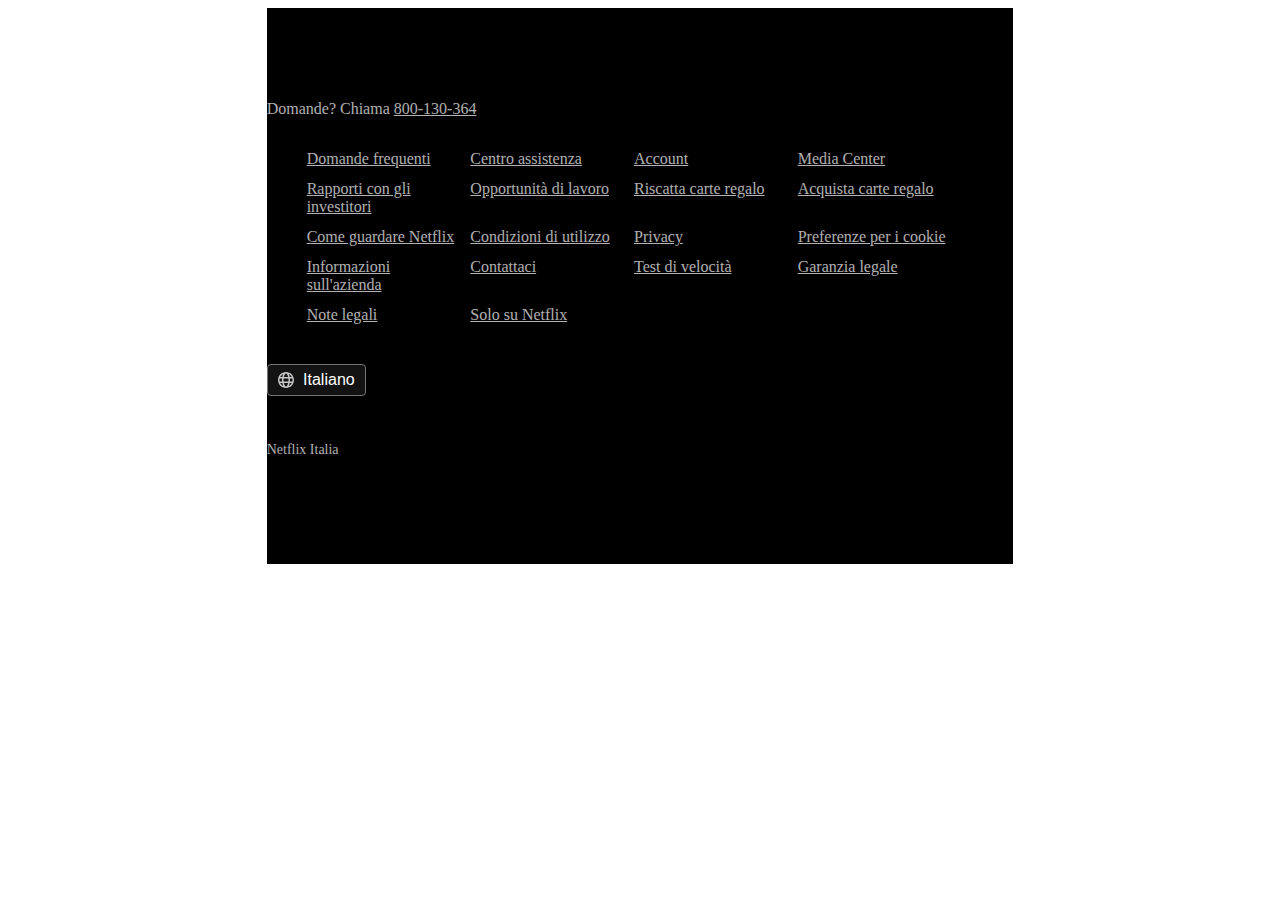
<file: footer.html>
<!DOCTYPE html>
<html lang="en">
  <head>
    <meta charset="UTF-8" />
    <meta name="viewport" content="width=device-width, initial-scale=1.0" />
    <title>Document</title>
    <link rel="stylesheet" href="footer.css" />
  </head>
  <body>
    <div class="f-container">
      <footer class="options">
        <div>
          <div class="callcenter">
            Domande? Chiama
            <a class="links" href="tel:800-130-364">800-130-364</a>
          </div>
          <div>
            <ul class="list-questions">
              <div class="links-container">
                <li><a class="links" href="">Domande frequenti</a></li>
                <li><a class="links" href="">Centro assistenza</a></li>
                <li><a class="links" href="">Account</a></li>
                <li><a class="links" href="">Media Center</a></li>
                <li>
                  <a class="links" href="">Rapporti con gli investitori</a>
                </li>
                <li><a class="links" href="">Opportunità di lavoro</a></li>
                <li><a class="links" href="">Riscatta carte regalo</a></li>
                <li><a class="links" href="">Acquista carte regalo</a></li>
                <li><a class="links" href="">Come guardare Netflix</a></li>
                <li><a class="links" href="">Condizioni di utilizzo</a></li>
                <li><a class="links" href="">Privacy</a></li>
                <li><a class="links" href="">Preferenze per i cookie</a></li>
                <li><a class="links" href="">Informazioni sull'azienda</a></li>
                <li><a class="links" href="">Contattaci</a></li>
                <li><a class="links" href="">Test di velocità</a></li>
                <li><a class="links" href="">Garanzia legale</a></li>
                <li><a class="links" href="">Note legali</a></li>
                <li><a class="links" href="">Solo su Netflix</a></li>
              </div>
            </ul>
          </div>
        </div>

        <div class="custom-select margin">
          <div aria-hidden="true">
            <svg
              class="world-icon"
              width="16"
              height="16"
              viewBox="0 0 16 16"
              fill="none"
              xmlns="http://www.w3.org/2000/svg"
              class="default-ltr-cache-0 e1mhci4z1"
              data-name="Globe"
              aria-hidden="true"
            >
              <path
                fill-rule="evenodd"
                clip-rule="evenodd"
                d="M8 14.5C8.23033 14.5 8.84266 14.2743 9.48679 12.986C9.76293 12.4337 9.99973 11.7621 10.1748 11H5.8252C6.00027 11.7621 6.23707 12.4337 6.51321 12.986C7.15734 14.2743 7.76967 14.5 8 14.5ZM5.57762 9.5C5.52716 9.02077 5.5 8.51911 5.5 8C5.5 7.48089 5.52716 6.97923 5.57762 6.5H10.4224C10.4728 6.97923 10.5 7.48089 10.5 8C10.5 8.51911 10.4728 9.02077 10.4224 9.5H5.57762ZM11.7092 11C11.4822 12.1217 11.1317 13.117 10.6914 13.9184C12.0137 13.3161 13.0987 12.2837 13.7678 11H11.7092ZM14.3261 9.5H11.9298C11.9759 9.01412 12 8.51269 12 8C12 7.48731 11.9759 6.98588 11.9298 6.5H14.3261C14.4398 6.98152 14.5 7.48373 14.5 8C14.5 8.51627 14.4398 9.01848 14.3261 9.5ZM4.0702 9.5H1.67393C1.56019 9.01848 1.5 8.51627 1.5 8C1.5 7.48373 1.56019 6.98152 1.67393 6.5H4.0702C4.02411 6.98588 4 7.48731 4 8C4 8.51269 4.02411 9.01412 4.0702 9.5ZM2.23221 11H4.29076C4.51779 12.1217 4.86832 13.117 5.30864 13.9184C3.98635 13.3161 2.90128 12.2837 2.23221 11ZM5.8252 5H10.1748C9.99973 4.23793 9.76293 3.56626 9.48679 3.01397C8.84266 1.72571 8.23033 1.5 8 1.5C7.76967 1.5 7.15734 1.72571 6.51321 3.01397C6.23707 3.56626 6.00027 4.23793 5.8252 5ZM11.7092 5H13.7678C13.0987 3.71627 12.0137 2.68389 10.6914 2.08162C11.1317 2.88302 11.4822 3.8783 11.7092 5ZM5.30864 2.08162C4.86832 2.88302 4.51779 3.8783 4.29076 5H2.23221C2.90128 3.71628 3.98635 2.68389 5.30864 2.08162ZM8 0C12.4183 0 16 3.58172 16 8C16 12.4183 12.4183 16 8 16C3.58172 16 0 12.4183 0 8C0 3.58172 3.58172 0 8 0Z"
                fill="currentColor"
              ></path>
            </svg>
          </div>

          <select class="choselanguage" name="Language" id="Language">
            <option class="language" value="Italiano" class="icon">
              Italiano
            </option>
            <option class="language" value="English">English</option>
          </select>
        </div>

        <div class="netflix-logo">
          <p class="margin">Netflix Italia</p>
        </div>
      </footer>
    </div>
  </body>
</html>
</file>
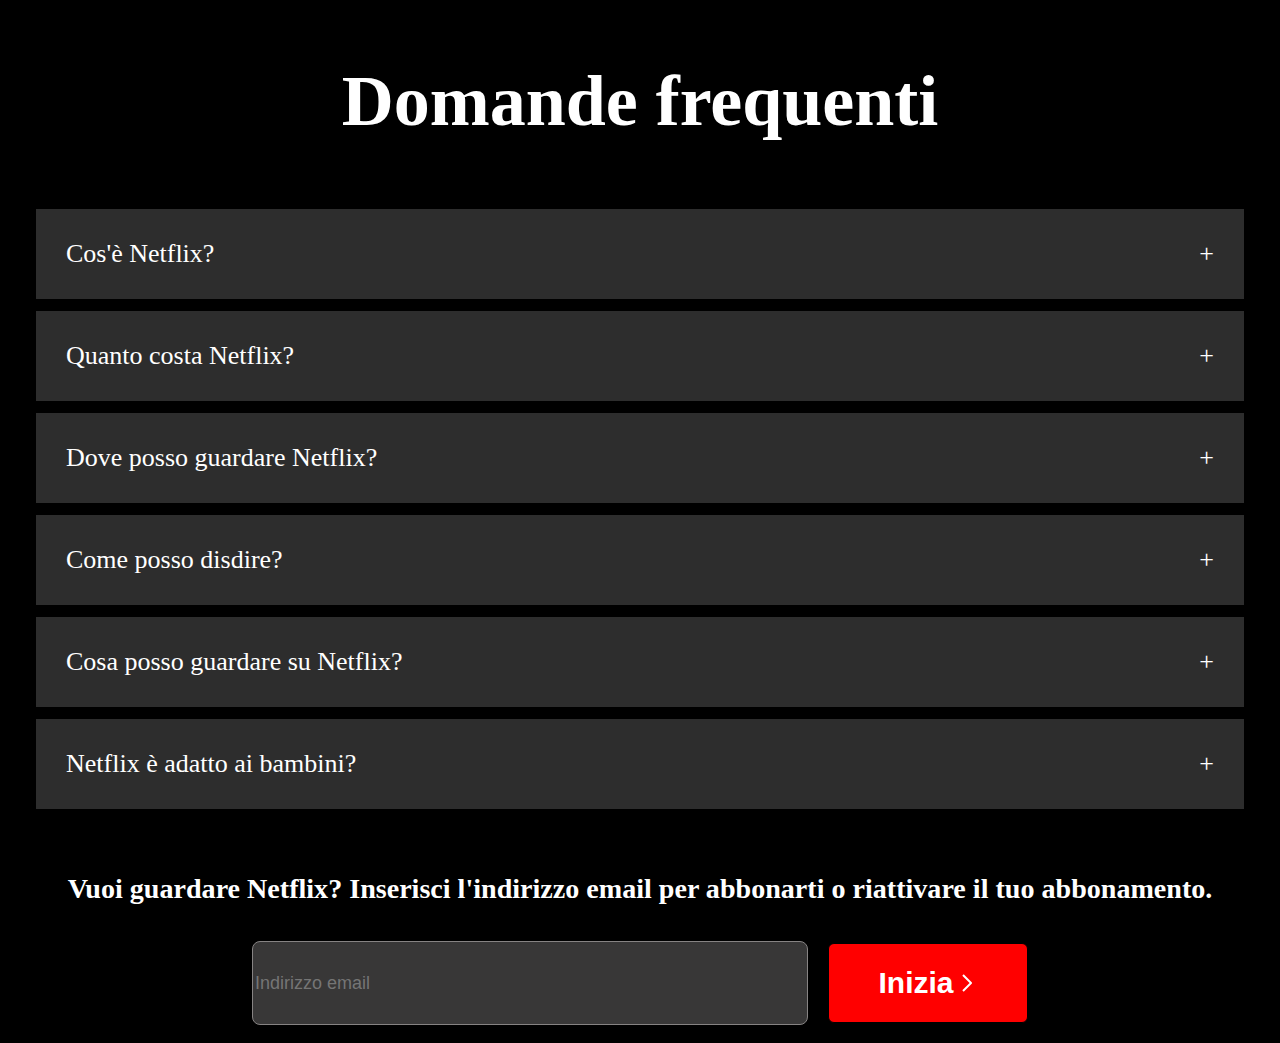
<file: netflix-faq.html>
<!DOCTYPE html>
<html>

<head>
    <meta name="viewport" content="width=device-width, initial-scale=1">
    <link rel="stylesheet" href="style-faq.css">
</head>

<body>
    <div class="faq">
        <h2>Domande frequenti</h2>

        <div class="collapsible-container">
            <input type="checkbox" class="collapsible-input" id="section1">
            <label for="section1" class="collapsible-label">Cos'è Netflix?</label>
            <div class="content">
                <p>Netflix è un servizio di streaming che offre una varietà di serie TV, film, documentari pluripremiati
                    e tanto altro su una vasta gamma di dispositivi connessi a Internet.</p>
                <p> Guarda quello che vuoi, quando vuoi. Il tutto a una quota mensile ridotta.
                    C'è sempre qualcosa di nuovo da scoprire: aggiungiamo nuovi film e serie TV ogni settimana!</p>
            </div>
        </div>
        <div class="collapsible-container ">
            <input type="checkbox" class="collapsible-input" id="section2">
            <label for="section2" class="collapsible-label">Quanto costa Netflix?</label>
            <div class="content">
                <p>Guarda Netflix su smartphone, tablet, Smart TV, laptop o dispositivi per lo streaming,
                    il tutto per un importo mensile fisso. Piani da 5,49 € a 17,99 € al mese.
                    Nessun costo aggiuntivo, nessun contratto.</p>
            </div>
        </div>
        <div class="collapsible-container">
            <input type="checkbox" class="collapsible-input" id="section3">
            <label for="section3" class="collapsible-label">Dove posso guardare Netflix?</label>
            <div class="content">
                <p>Guarda Netflix dove vuoi, quando vuoi. Accedi al tuo account per guardare subito Netflix
                    dal tuo computer su netflix.com oppure da qualsiasi dispositivo connesso a Internet che supporta
                    l'app Netflix, come smart TV, smartphone, tablet, lettori multimediali per streaming e console per
                    videogiochi.</p>
                <p>Con l'app per iOS, Android e Windows 10 puoi anche scaricare i tuoi programmi preferiti.
                    Usa la funzionalità di download per guardare i contenuti mentre sei in viaggio e senza
                    connessione a Internet. Porta Netflix sempre con te.</p>
            </div>
        </div>
        <div class="collapsible-container">
            <input type="checkbox" class="collapsible-input" id="section4">
            <label for="section4" class="collapsible-label">Come posso disdire?</label>
            <div class="content">
                <p>Netflix è flessibile. Nessun contratto fastidioso e nessun impegno.
                    Puoi facilmente disdire il tuo contratto online con due clic.
                    Nessuna penale: attiva o disdici il tuo account in qualsiasi momento.</p>
            </div>
        </div>
        <div class="collapsible-container">
            <input type="checkbox" class="collapsible-input" id="section5">
            <label for="section5" class="collapsible-label">Cosa posso guardare su Netflix?</label>
            <div class="content">
                <p>Netflix ha un nutrito catalogo di lungometraggi, documentari, serie TV, anime,
                    originali Netflix pluripremiati e tanto altro.
                    Guarda tutto quello che vuoi, in qualsiasi momento.</p>
            </div>
        </div>
        <div class="collapsible-container">
            <input type="checkbox" class="collapsible-input" id="section6">
            <label for="section6" class="collapsible-label">Netflix è adatto ai bambini?</label>
            <div class="content">
                <p>L'area Netflix Bambini, già inclusa nell'abbonamento, offre ai genitori un maggiore
                    controllo sui contenuti e ai più piccoli uno spazio dedicato dove guardare serie TV e
                    film per tutta la famiglia.</p>
                <p>I profili Bambini hanno un filtro famiglia con PIN che ti permette di limitare
                    l'accesso ai contenuti in base alla fascia d'età e bloccare la visione di titoli specifici.</p>
            </div>
        </div>
        <form class="email">
            <label for="email">
                <h3>Vuoi guardare Netflix? Inserisci l'indirizzo email per abbonarti o riattivare
                    il tuo abbonamento.</h3>
            </label>
            <div class="email_and_button">
                <input autocomplete="email" placeholder="Indirizzo email" minlength="5" maxlength="50" type="email"
                    id="email" name="email" value="" required clsss="email_box">
                <div data-uia="field-email+message" id="email_message_wrong" class="email_message_wrong">
                    <svg width="16" height="16" viewBox="0 0 16 16" fill="none" xmlns="http://www.w3.org/2000/svg"
                        class="email_svg_message" data-name="CircleX" role="img" aria-hidden="true">
                        <path fill-rule="evenodd" clip-rule="evenodd" d="M14.5 8C14.5 11.5899 11.5899 14.5 8 14.5C4.41015
                    14.5 1.5 11.5899 1.5 8C1.5 4.41015 4.41015 1.5 8 1.5C11.5899 1.5 14.5 
                    4.41015 14.5 8ZM16 8C16 12.4183 12.4183 16 8 16C3.58172 16 0 12.4183 0 
                    8C0 3.58172 3.58172 0 8 0C12.4183 0 16 3.58172 16 8ZM4.46967 
                    5.53033L6.93934 8L4.46967 10.4697L5.53033 11.5303L8 9.06066L10.4697
                     11.5303L11.5303 10.4697L9.06066  8L11.5303 5.53033L10.4697 4.46967L8 
                     6.93934L5.53033 4.46967L4.46967 5.53033Z" fill="currentColor">
                        </path>
                    </svg>Please enter a valid email address.
                </div>
                <button role="button" class="email_button" type="submit" id="button">
                    <span class="email_button_text">
                        Inizia
                    </span>
                    <div aria-hidden="true" class="email_svg">
                        <span dir="ltr" class="email_svg1">
                            <svg font-weight="bold" width="24" height="24" viewBox="0 0 24 24" fill="none"
                                xmlns="http://www.w3.org/2000/svg" class="svg" data-name="ChevronRight"
                                aria-hidden="true">
                                <path fill-rule="evenodd" clip-rule="evenodd" d="M15.5859 12L8.29303 19.2928L9.70725 20.7071L17.7072 12.7071C17.8948 
                             12.5195 18.0001 12.2652 18.0001 12C18.0001 11.7347 17.8948 11.4804 17.7072
                             11.2928L9.70724 3.29285L8.29303 4.70706L15.5859 12Z" fill="currentColor">
                                </path>
                            </svg>
                        </span>
                    </div>
                </button>
            </div>
        </form>
    </div>
    </div>
</body>

</html>
</file>
<file: footer.css>
.f-container {
  letter-spacing: 0;
  background-color: #000;
  padding: 3.75rem 0;

  max-width: calc(66.66666666666666% - 6rem);
  margin: auto;
}

.options {
  max-width: calc(100% - 4rem);
  background-color: transparent;
  color: rgba(255, 255, 255, 0.7);
  padding: 1.25rem 0px;
  font-style: normal;
  font-weight: 400;
}

.callcenter {
  color: rgba(255, 255, 255, 0.7);
  padding-top: 0.75rem;
  padding-bottom: 0.75rem;
  margin-bottom: 20px;
}

.links-container {
  display: grid;
  grid-template-columns: repeat(4, 1fr);
  gap: 12px;
}

.list-questions {
  color: rgba(255, 255, 255, 0.7);
  margin-bottom: 40px;
  list-style: none;
}

.links {
  color: rgba(255, 255, 255, 0.7);

  background-color: transparent;
  font-size: 16px;
}

.custom-select {
  appearance: none;
  display: inline-flex;
  min-width: auto;
  width: auto;
  font-size: 1rem;
  font-weight: 400;
  align-items: center;
  border: 1px solid rgba(118, 118, 118);
  border-radius: 4px;
  background-color: #131313;
  color: inherit;
  justify-content: center;
  gap: 8px;
  padding: 5px 10px;
  margin-bottom: 20px;
}

.custom-select .arrow {
  display: flex;
}

.custom-select:focus-within {
  outline: 2px solid rgb(255, 255, 255);
}

.custom-select select {
  color: rgb(255, 255, 255);
  outline: none;
  font-size: 1rem;
}

.world-icon {
  width: 16px;
  height: 16px;
  display: flex;
  align-items: center;
  justify-content: center;
  color: rgba(255, 255, 255, 0.764);
  background-color: #131313;
}

.choselanguage {
  line-height: 1.25rem;
  appearance: none;
  -webkit-appearance: none;
  -moz-appearance: none;
  font-size: 14px;
  background-color: #131313;
  color: rgba(255, 255, 255, 0.764);
  border: none;
  word-spacing: normal;
  min-width: auto;
  width: auto;
}

.language {
  display: block;
  background-color: white;
  text-align: right;
}

.netflix-logo {
  font-size: 14px;
  color: #ffffffb3;
  margin-block-start: 0;
  margin-block-end: 0;
  margin: 0;
  padding: 0;
  padding-top: 0.75rem;
  padding-bottom: 0.75rem;
}
</file>
<file: style-faq.css>
body {
  background-color: black;
  font-size: 24px;
  font-weight: 400;
  color: rgb(255, 255, 255);
  margin-left: 30px;
  margin-right: 30px;
}
/*
.faq{
  width:100%;
  max-width: 1000px;
 display: flex;
 flex-direction: column;
 justify-content: center;
 text-align: center;
}*/ 

.faq h2 {
  font-size: 72px;
  font-weight: 900;
  text-align: center;
}

.faq .collapsible-container {
  width: 100%;
}

.faq .collapsible-container .collapsible-input {
  display: none;
}

.faq .collapsible-container .collapsible-label {
  background-color: rgb(45, 45, 45);
  cursor: pointer;
  padding: 30px;
  border: 6px solid black;
  text-align: left;
  outline: none;
  font-size: 26px;
  display: flex;
  justify-content: space-between;
  font-weight: 500;
}

.faq .collapsible-container .collapsible-label:hover,
.faq .collapsible-container .collapsible-label:active {
  background-color: #4d4b4b;
}

.collapsible-input:checked+.collapsible-label:after {
  content: '×';
}

.collapsible-label:after {
  content: '+';
}

.faq .collapsible-container .content {
  padding: 0 30px;
  display: none;
  overflow: hidden;
  background-color: rgb(45, 45, 45);
  font-size: 26px;
  font-weight: 500;
  margin-top: -4px;
  margin-left: 5px;
  margin-right: 5px;
}

.collapsible-input:checked+.collapsible-label+.content {
  display: block;
}

.faq .email {
  display: flex;
  align-items: center;
  flex-direction: column;
  justify-content: flex-start;
  text-align: center;
  margin-bottom: 40px;
}

.faq .email>label {
  margin: 30px 0;
}

.faq .email .email_and_button {
  display: flex;
  align-items: center;
  justify-content: center;
  height: 40px;
  width: 100%;
}

.faq .email .email_and_button input[type="email"] {
  border: 1px solid rgb(134, 131, 131);
  border-radius: 8px;
  font-size: 18px;
  font-weight: 400;
  background-color: rgb(56, 55, 55);
  color: rgb(255, 255, 255);
  line-height: 80px;
  width: 100%;
  max-width: 550px;
}

.faq .email .email_and_button input[type="email"]:focus {
  border: 3px solid white;

}

.faq .email .email_and_button input[type="email"]:valid,
.faq .email .email_and_button input[type="email"]:focus {
  border: 2px solid green;
}

.faq .email .email_and_button input[type="email"] :invalid {
  border: 2px solid red;
}

.faq .email .email_and_button input[type="email"]:empty~.email_message_wrong {
  display: none;
}

/*input[type="email"] :invalid .email_message_wrong{
  display:block;

}*/

/*.email_message_wrong{
  display:none;
}*/

.faq .email .email_and_button .email_button {
  background-color: red;
  color: rgb(255, 255, 255);
  border-radius: 6px;
  font-weight: 600;
  font-size: 30px;
  margin-left: 20px;
  display: flex;
  align-items: center;
  justify-content: center;
  padding: 20px;
  border: 1px solid black;
  cursor: pointer;
  width: 100%;
  max-width: 200px;
  height: 80px;
}

.faq .email .email_and_button .email_button:hover,
.faq .email .email_and_button .email_button:active {
  background-color: rgb(185, 21, 21);
}


.faq .email .email_and_button .email_svg1 {
  display: flex;
  justify-content: center;
}
</file>
